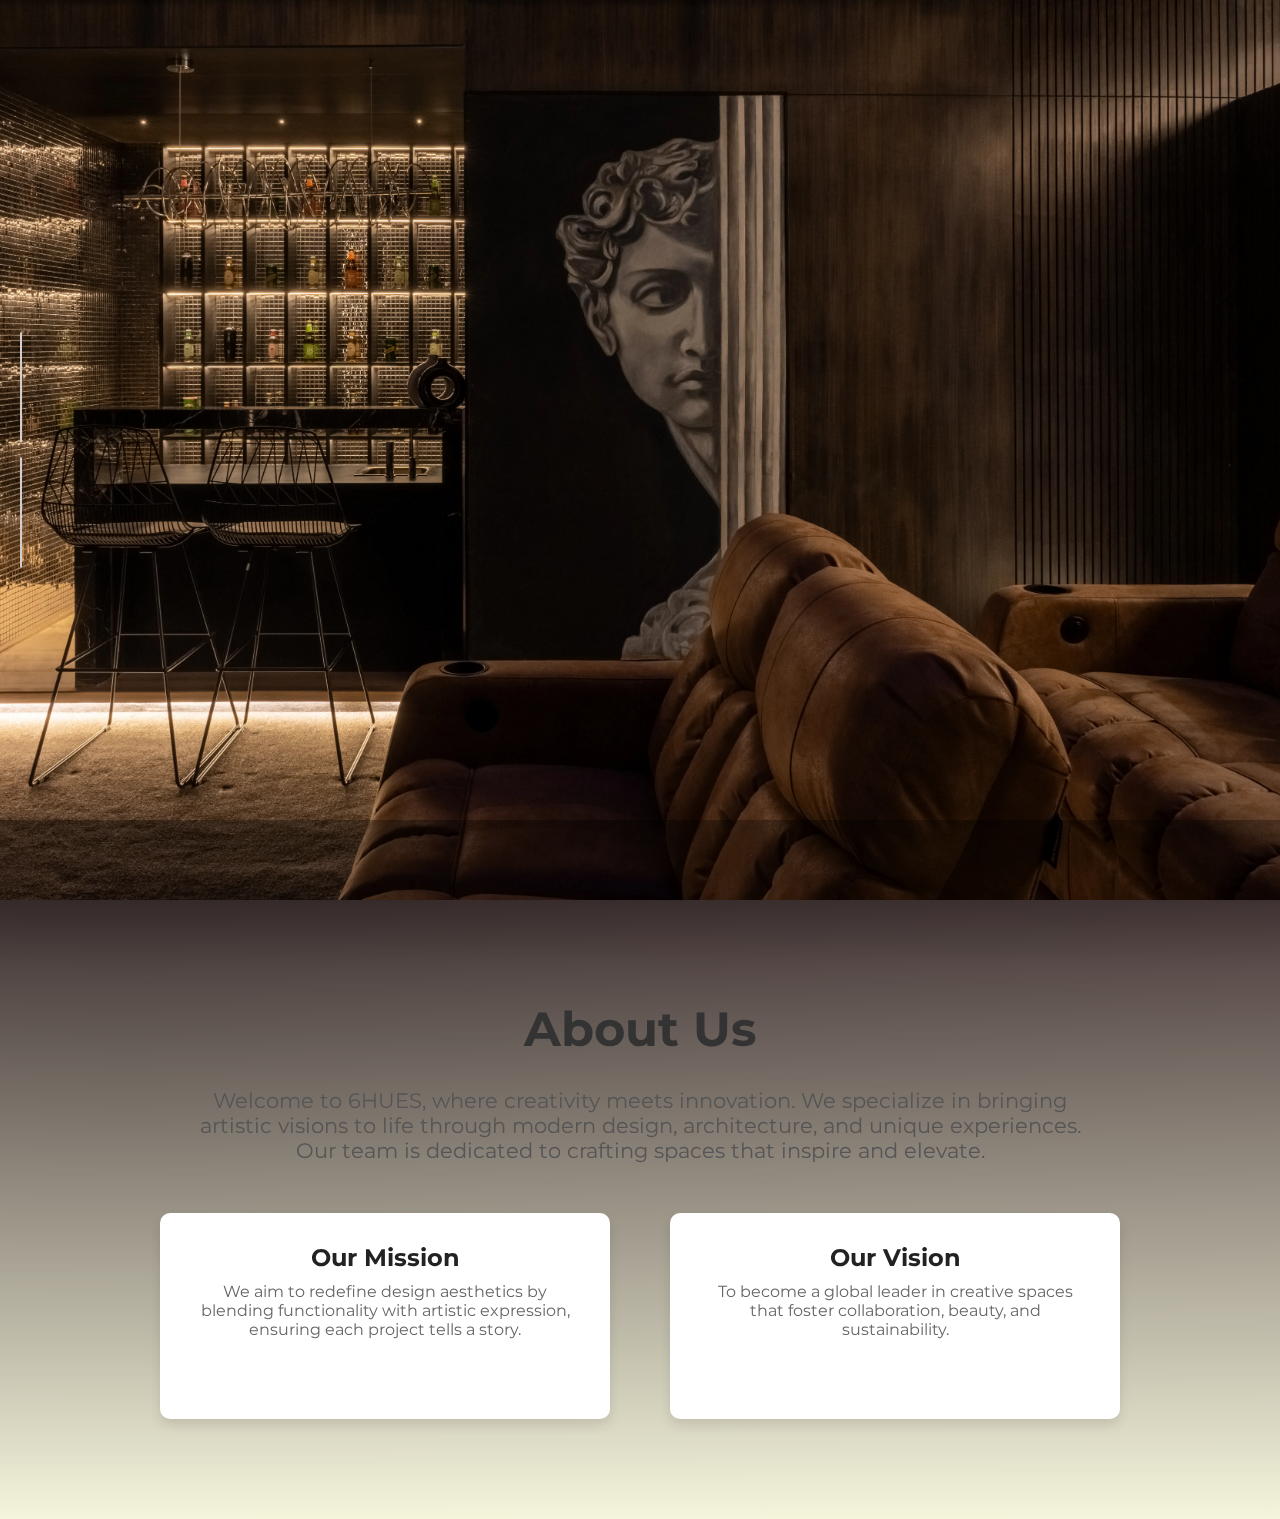
<file: 6hues-20250228T122404Z-001/6hues/six_hues/animation.html>
<!DOCTYPE html>
<html lang="en">
<head>
    <meta charset="UTF-8">
    <meta name="viewport" content="width=device-width, initial-scale=1.0">
    <title>6HUES</title>
    <link rel="stylesheet" href="./animation.css">
    
        <link rel="stylesheet" href="https://cdnjs.cloudflare.com/ajax/libs/font-awesome/6.4.2/css/all.min.css">
    
      
</head>
<body>

    <!-- Loading Animation -->
    <div class="loading-container">
        <div class="loading-text">
            <span>W</span>
            <span>E</span>
            <span>L</span>
            <span>C</span>
            <span>O</span>
            <span>M</span>
            <span>E</span>
            <span>&nbsp;</span> <!-- Space without breaking animation -->
            <span>T</span>
            <span>O</span>
            <span>&nbsp;</span>
            <span>6</span>
            <span>H</span>
            <span>U</span>
            <span>E</span>
            <span>S</span>
        </div>
    </div>

    <!-- Main Content -->
    <div class="main-content">
        <nav class="navbar">
            <div class="logo">woodland</div>
            <div>
                <a href="#" class="nav-link" data-section="home">Home</a>
                <a href="#" class="nav-link" data-section="about">About Us</a>
                <a href="#" class="nav-link" data-section="projects">Projects</a>
                <a href="#" class="nav-link" data-section="contact">Contact Us</a>
                <a href="#" class="nav-link" data-section="faqs">FAQs</a>
            </div>
    </div>
     <!-- Fullscreen Background Image -->
     <div class="hero-section"></div>
    
    
     <div class="social-icons">
        <a href="#" class="icon"><i class="fab fa-instagram"></i></a>
        <a href="#" class="icon"><i class="fab fa-facebook-f"></i></a>
        <a href="#" class="icon"><i class="fab fa-twitter"></i></a>
      </div>


      <div class="hero-quote">
        <p class="quote">a creative way of living</p>
        
    </div>
    
        <div class="image-list">
            <img src="./images/Media Room 3 (1) (1).webp"  alt="Image 2" class="thumbnail" data-bg="./images/Media Room 3 (1) (1).webp">
            <img src="./images/Media Room 3 (1) (1).webp"  alt="Image 2" class="thumbnail" data-bg="./images/Media Room 3 (1) (1).webp">
            <img src="./images/Media Room 3 (1) (1).webp"  alt="Image 2" class="thumbnail" data-bg="./images/Media Room 3 (1) (1).webp">
            <img src="./images/Media Room 3 (1) (1).webp"  alt="Image 2" class="thumbnail" data-bg="./images/Media Room 3 (1) (1).webp">

        </div>
    </div>

    <!-- About Us Section -->
<section class="about-us">
    <div class="about-container">
        <h2>About Us</h2>
        <p>Welcome to 6HUES, where creativity meets innovation. We specialize in bringing artistic visions to life through modern design, architecture, and unique experiences. Our team is dedicated to crafting spaces that inspire and elevate.</p>
        
        <div class="about-grid">
            <div class="about-item">
                <h3>Our Mission</h3>
                <p>We aim to redefine design aesthetics by blending functionality with artistic expression, ensuring each project tells a story.</p>
            </div>
            <div class="about-item">
                <h3>Our Vision</h3>
                <p>To become a global leader in creative spaces that foster collaboration, beauty, and sustainability.</p>
            </div>
        </div>
    </div>
</section>

    

</body>

<script src="./animation.js" defer>
    

</script>

</html>
</file>
<file: 6hues-20250228T122404Z-001/6hues/six_hues/animation.css>
@import url('https://fonts.googleapis.com/css2?family=Montserrat:wght@500&display=swap');

* {
    margin: 0;
    padding: 0;
    box-sizing: border-box;
}

body {
    width: 100%;
    height: 100vh;
    display: flex;
    justify-content: center;
    align-items: center;
    background-image: radial-gradient(circle farthest-corner at 10% 20%, #3B2F2F  0.1%,     #4A3B3B 94.2%);
    background-size: 100%;
    font-family: 'Montserrat', sans-serif;
    min-height: 100vh;
    display: block; /* Allow natural content flow */
    overflow-y: auto;
    overflow-x: auto;
    
}

/* 🔵 LOADING ANIMATION */

    .loading-container {
        width: 100%;
        max-width: 520px;
        text-align: center;
        color: rgb(224, 212, 188);
        position: absolute;
        top: 50%; /* Moves it down */
        left: 50%; /* Moves it right */
        transform: translate(-50%, -50%); /* Perfect center */
        margin: 0 32px;
        transition: opacity 0.5s ease-in-out;
        display: flex;
        justify-content: center;
    }
    


.loading-text {
    font-size: 5vw;
    line-height: 64px;
    letter-spacing: 10px;
    margin-bottom: 32px;
    display: flex;
    justify-content: space-evenly;
}

.loading-text span {
    animation: moveLetters 5s infinite ease-in-out;
    position: relative;
    display: inline-block;
    opacity: 0;
    text-shadow: 0px 2px 10px rgba(46, 74, 81, 0.3);
}

/* 🔹 Delay Each Letter */
.loading-text span:nth-child(1) { animation-delay: 0.1s; }
.loading-text span:nth-child(2) { animation-delay: 0.2s; }
.loading-text span:nth-child(3) { animation-delay: 0.3s; }
.loading-text span:nth-child(4) { animation-delay: 0.4s; }
.loading-text span:nth-child(5) { animation-delay: 0.5s; }
.loading-text span:nth-child(6) { animation-delay: 0.6s; }
.loading-text span:nth-child(7) { animation-delay: 0.7s; }
.loading-text span:nth-child(8) { animation-delay: 0.8s; }
.loading-text span:nth-child(9) { animation-delay: 0.9s; }
.loading-text span:nth-child(10) { animation-delay: 1.0s; }
.loading-text span:nth-child(11) { animation-delay: 1.1s; }
.loading-text span:nth-child(12) { animation-delay: 1.2s; }
.loading-text span:nth-child(13) { animation-delay: 1.3s; }
.loading-text span:nth-child(14) { animation-delay: 1.4s; }
.loading-text span:nth-child(15) { animation-delay: 1.5s; }
.loading-text span:nth-child(16) { animation-delay: 1.6s; }

@keyframes moveLetters {
    0% { transform: translateX(-15vw); opacity: 0; }
    10% { transform: translateX(0); opacity: 1; } 
    30% { transform: translateX(0); opacity: 1; } /* Letters appear */
    75% { transform: translateX(0); opacity: 1; } /* HOLD for ~1.5s */
    100% { transform: translateX(15vw); opacity: 0; } /* Exit */
}




/* 🟢 MAIN CONTENT */
.main-content {
    display: none;  /* Hidden initially */
    opacity: 0;
    transition: opacity 1s ease-in-out;
}

/* 🌄 HERO SECTION */
.hero-image {
    width: 100%;
    height: 100vh;
    object-fit: cover;
}
.navbar {
    position: fixed;
    top: 0;
    left: 0;
    width: 100%;
    display: flex;
    justify-content: space-between;
    align-items: center;
    padding: 15px 50px;
    z-index: 1000;
}

/* Navigation Links */
.navbar a {
    text-decoration: none;
    color: rgb(224, 212, 188);
    margin: 0 15px;
    font-size: 16px;
    font-weight: bold;
    transition: color 0.3s;
}

/* Logo */
.logo {
    font-size: 24px;
    font-weight: bold;
    color: rgb(224, 212, 188);
}

/* Hover and Active Link */
.navbar a:hover,
.navbar a.active {
    color: rgb(255, 255, 255); /* Highlight active section */
}

.hero-section {
    width: 100%;
    height: 100vh; /* Full viewport height */
    background-image: url(./images/Media\ Room\ 3\ \(1\)\ \(1\).webp); /* Replace with your image */
    background-size: cover;
    background-position: center;
    background-attachment: fixed; /* Parallax effect */
    transition: background-image 0.8s ease-in-out, opacity 0.5s;
}

.enlarged-image {
    position: fixed;
    z-index: 9999;
    object-fit: cover;
    transition: all 0.8s ease-in-out;
    border-radius: 10px;
    z-index: -1;
}


.social-icons {
    position: fixed; /* Fix position on screen */
    left: 20px; /* Adjust left spacing */
    top: 50%; /* Center vertically */
    transform: translateY(-50%);
    display: flex;
    flex-direction: column; /* Arrange icons vertically */
    align-items: center; /* Align to center */
    gap: 15px; /* Space between icons */
}

.social-icons::before,
.social-icons::after {
    content: "";
    width: 2px; /* Line thickness */
    height: 110px; /* Line length */
    background-color: #d3cece; /* Match icon color */
    display: block;
}

.icon {
    display: flex;
    justify-content: center;
    align-items: center;
    width: 40px;
    height: 40px;
    background-color: #ffffff1f;
    border-radius: 50%;
    box-shadow: 2px 2px 10px rgba(0, 0, 0, 0.2);
    text-decoration: none;
    font-size: 20px;
    color: #d3cece;
    transition: 0.3s ease-in-out; /* Fixed transition syntax */
    display: none; /* Hide it initially */
    opacity: 0;
    transition: opacity 1s ease-in-out;
}

.icon:hover {
    background-color: rgb(104, 61, 25); /* Change color on hover */
    color: white;
}

@keyframes blueprintEffect {
    0% {
        opacity: 0;
        clip-path: inset(100% 0 0 0);
    }
    50% {
        opacity: 1;
        clip-path: inset(0 0 0 0);
    }
    100% {
        opacity: 1;
    }
}

.hero-quote {
    position: absolute;
    top: 50%;
    left: 50%;
    transform: translate(-50%, -50%);
    text-align: center;
    font-size: 4rem; /* Larger font size for impact */
    font-weight: 700; /* Bold font weight */
    text-transform: uppercase; /* Uppercase text for elegance */
    color: white; /* White text for contrast */
    max-width: 80%;
    line-height: 1.2; /* Tighter line height */
    opacity: 0;
    display: none; /* Hide initially */
    transition: opacity 1s ease-in-out;
    text-shadow: 2px 2px 10px rgba(0, 0, 0, 0.5); /* Subtle shadow for depth */
    font-family: 'Montserrat', sans-serif; /* Use the imported font */
    letter-spacing: 2px; /* Slight letter spacing for elegance */
    background: linear-gradient(45deg, #e0d4bc, #ffffff); /* Gradient text effect */
    -webkit-background-clip: text;
    background-clip: text;
    color: transparent; /* Make text transparent to show gradient */
    -webkit-text-stroke: 1px rgba(255, 255, 255, 0.3); /* Subtle stroke for definition */
}
.quote{
    border: 1px solid white;
    border-radius: 13px;
}
.image-list {
    position: absolute;
    bottom: 20px;
    left: 77%;
    transform: translateX(-50%);
    display: flex;
    gap: 10px;
    padding: 10px;
    box-shadow: 0 4px 10px rgba(0, 0, 0, 0.2);
    width: calc(153px * 3 + 100px * 2); /* Width for 3 images + 2 gaps */
    overflow: hidden; /* Hide the fourth image completely */
    opacity: 1;
    transition: opacity 1s ease-in-out;
    white-space: nowrap; /* Prevents wrapping */
    display: none; /* Hide it initially */
    opacity: 0;
    transition: opacity 1s ease-in-out;
    border-bottom: 0.5px solid white;
    
}


/* Thumbnail image styling */
.thumbnail {
    width: 153px;
    height: 87px;
    object-fit: cover;
    cursor: pointer;
    border-radius: 5px;
    transition: transform 0.2s ease-in-out;
    border: 1px solid white;
}

.thumbnail:hover {
    transform: scale(1.1);
}


/* Responsive design for smaller screens */
@media (max-width: 480px) {
    .image-list {
        flex-direction: column;
        align-items: center;
        bottom: 10px;
    }

    .thumbnail {
        width: 80px;
        height: 60px;
    }
}
.about-us {
    position: relative;
    padding: 100px 20px; /* Adjust as needed */
    background: linear-gradient(to bottom, rgba(255, 255, 255, 0) 0%, #f5f5dc 100%);
    text-align: center;
}
.about-us::before {
    content: "";
    position: absolute;
    top: -80px; /* Adjust to overlap the hero section */
    left: 0;
    width: 100%;
    height: 150px; /* Height of the gradient blending */
    background: linear-gradient(to bottom, rgba(0, 0, 0, 0.3), rgba(255, 255, 255, 0));
    z-index: 1;
}

.about-container h2 {
    font-size: 3rem; /* Slightly larger heading */
    color: #333;
    margin-bottom: 30px;
}

.about-container p {
    font-size: 1.3rem; /* Slightly larger text */
    color: #555;
    max-width: 900px; /* More width */
    margin: 0 auto 50px; 
}

.about-grid {
    display: flex;
    justify-content: center;
    gap: 60px; /* More space between items */
    flex-wrap: wrap;
}

.about-item {
    flex: 1;
    max-width: 450px; /* Slightly wider */
    background: white;
    padding: 30px; /* Increased padding */
    border-radius: 10px;
    box-shadow: 0px 6px 12px rgba(0, 0, 0, 0.1);
}

.about-item h3 {
    font-size: 1.5rem;
    color: #222;
    margin-bottom: 10px;
}

.about-item p {
    font-size: 1rem;
    color: #666;
}
</file>
